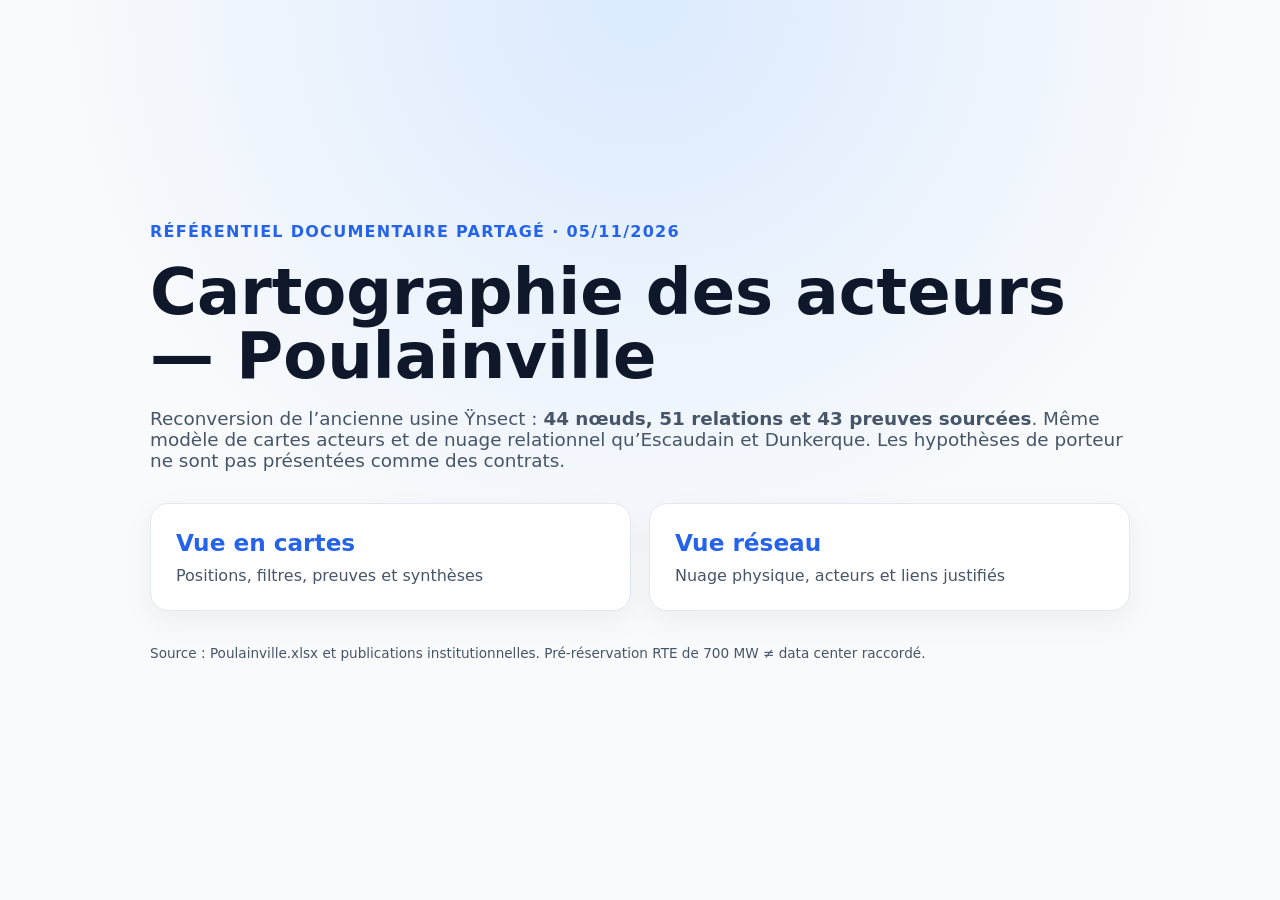
<file: index.html>
<!doctype html><html lang="fr"><head><meta charset="utf-8"><meta name="viewport" content="width=device-width,initial-scale=1"><title>Cartographie des acteurs — Poulainville</title><link rel="stylesheet" href="assets/css/common.css"></head><body><main class="landing"><div class="hero"><span class="eyebrow">Référentiel documentaire partagé · 05/11/2026</span><h1>Cartographie des acteurs — Poulainville</h1><p>Reconversion de l’ancienne usine Ÿnsect : <strong>44 nœuds, 51 relations et 43 preuves sourcées</strong>. Même modèle de cartes acteurs et de nuage relationnel qu’Escaudain et Dunkerque. Les hypothèses de porteur ne sont pas présentées comme des contrats.</p><div class="choices"><a class="choice" href="apps/cards/"><strong>Vue en cartes</strong><span>Positions, filtres, preuves et synthèses</span></a><a class="choice" href="apps/network/"><strong>Vue réseau</strong><span>Nuage physique, acteurs et liens justifiés</span></a></div><p class="notice">Source : Poulainville.xlsx et publications institutionnelles. Pré-réservation RTE de 700 MW ≠ data center raccordé.</p></div></main></body></html>
</file>
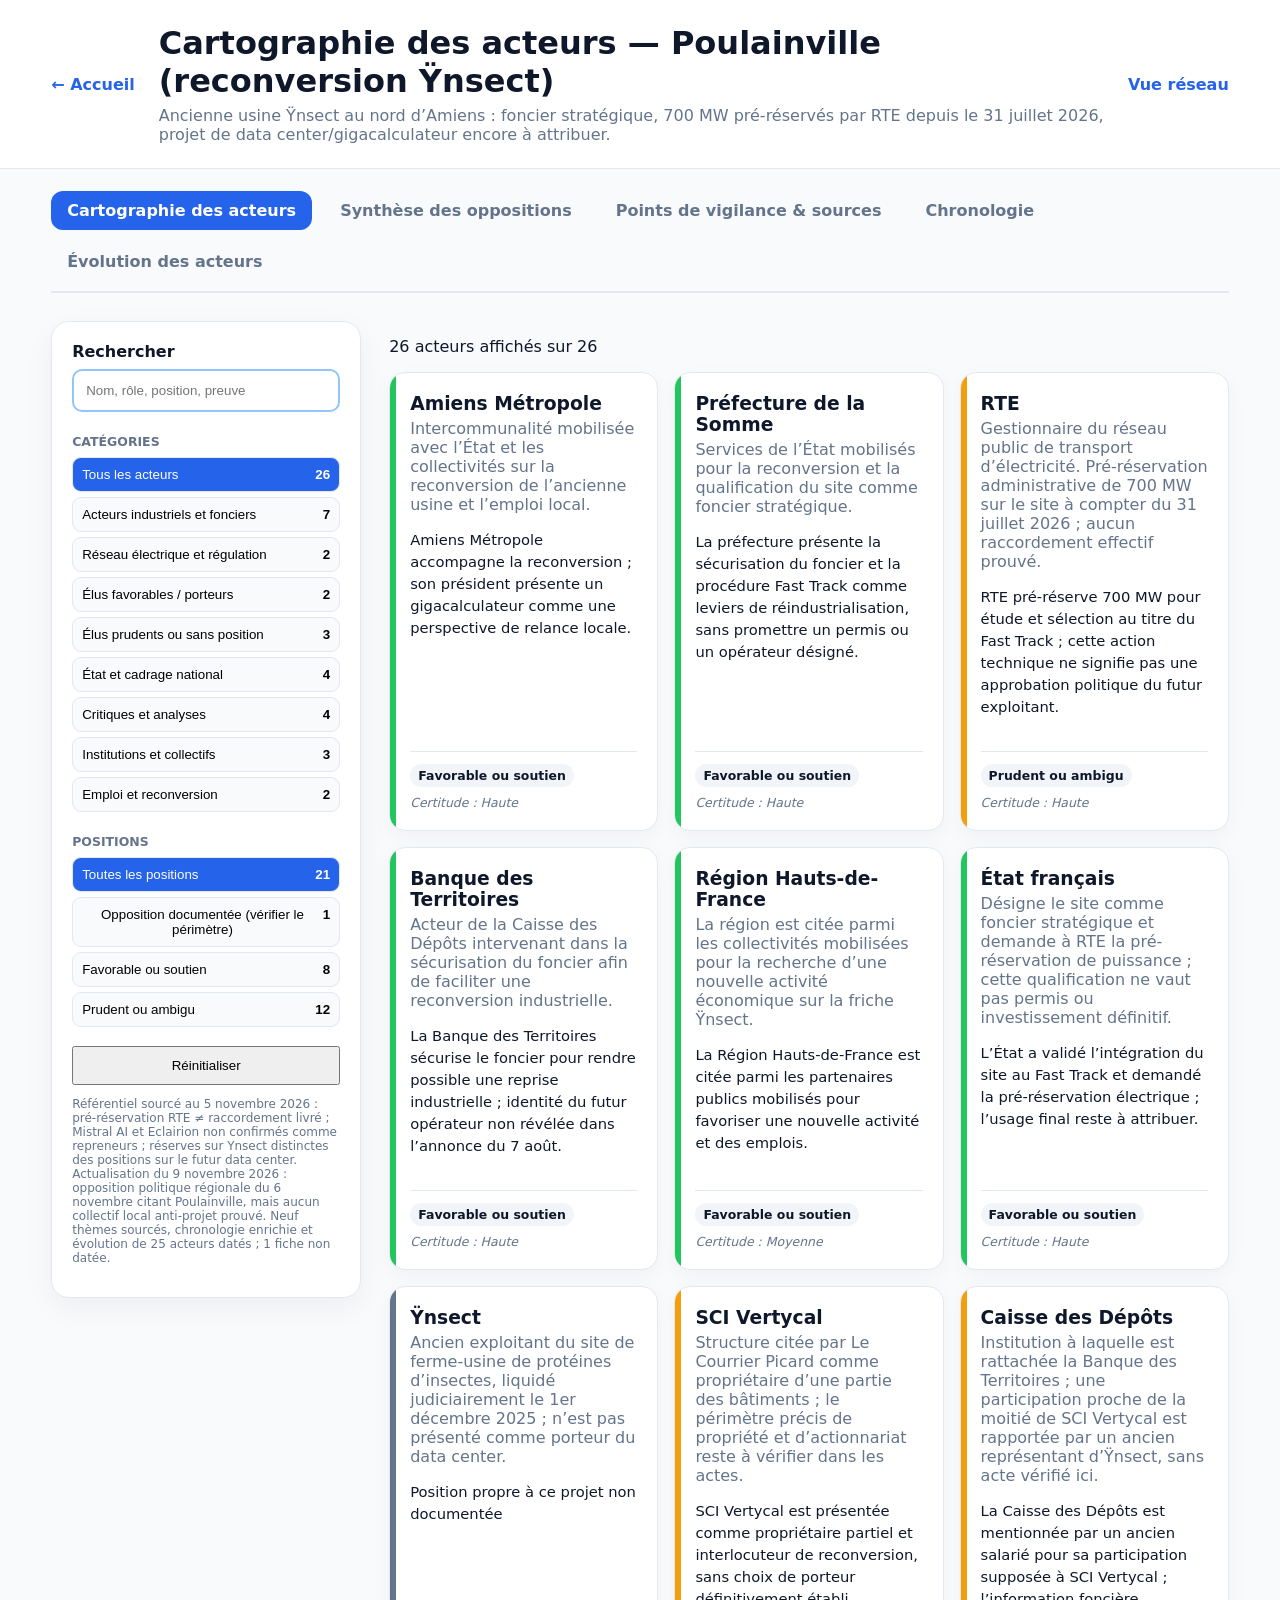
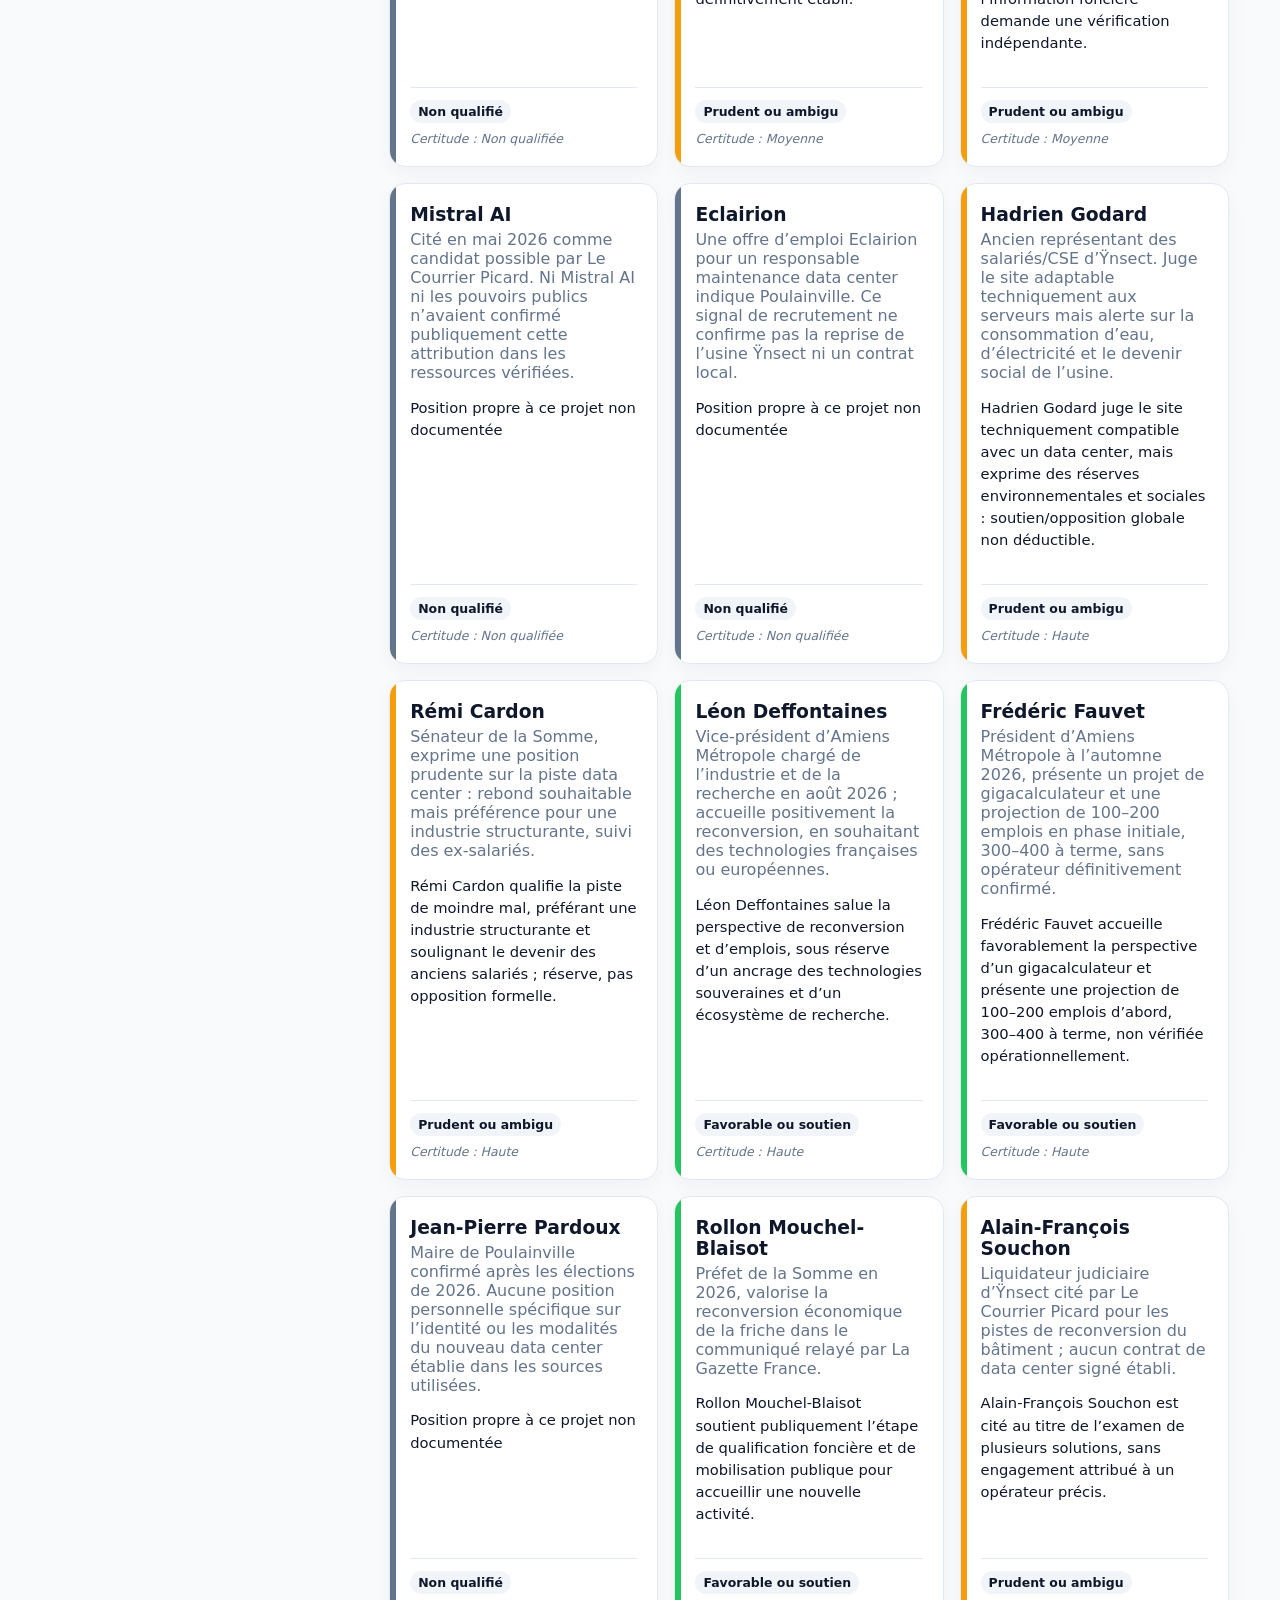
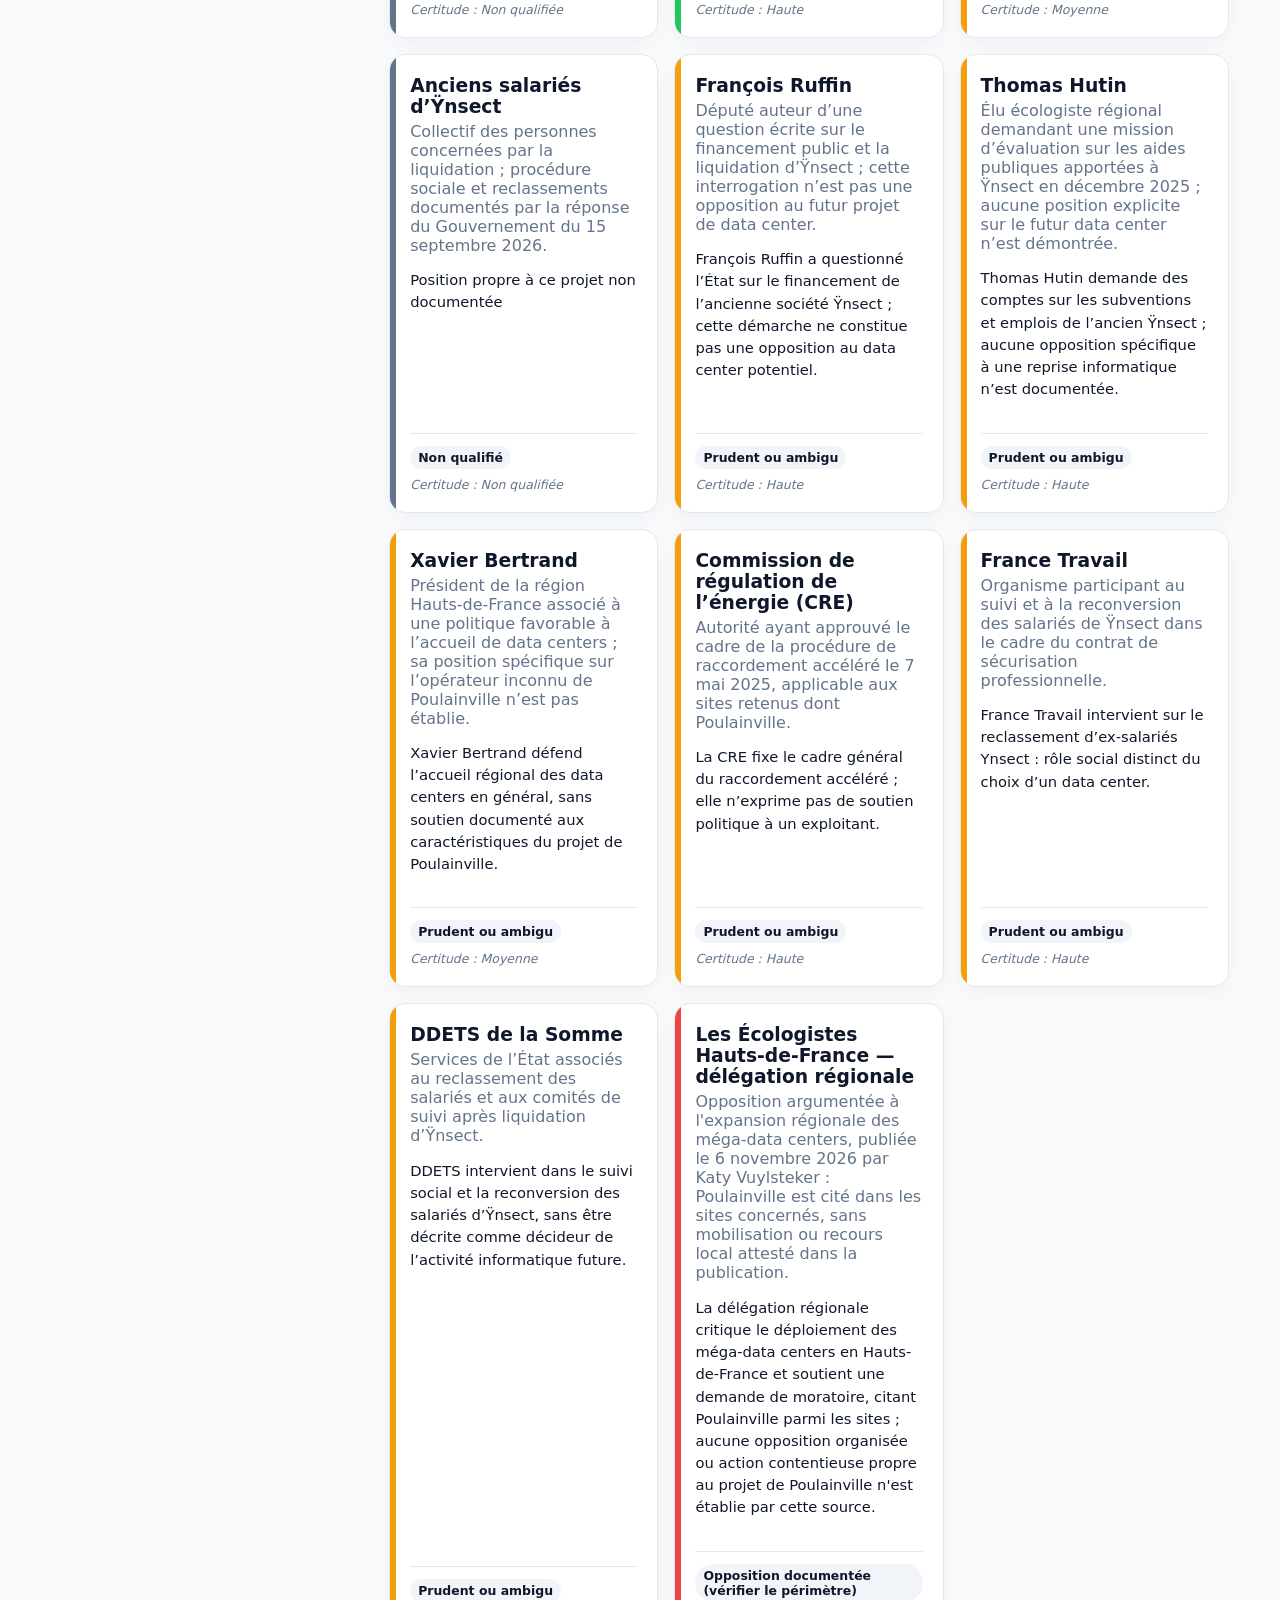
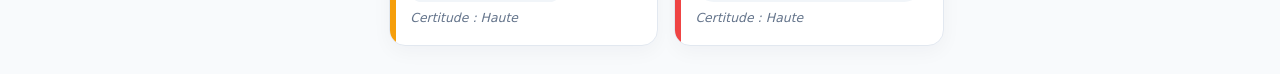
<file: apps/cards/index.html>
<!doctype html><html lang="fr"><head><meta charset="utf-8"><meta name="viewport" content="width=device-width,initial-scale=1"><title>Vue en cartes — Poulainville</title><link rel="stylesheet" href="../../assets/css/cards.css?v=20261109"><link rel="stylesheet" href="../../assets/css/evolution.css?v=20261109"></head><body>
<header><a href="../../">← Accueil</a><div><h1 id="title"></h1><p id="subtitle"></p></div><a class="switch" href="../network/">Vue réseau</a></header>
<nav class="tabs" aria-label="Navigation de la cartographie"><button class="tab active" data-tab="carto" aria-selected="true">Cartographie des acteurs</button><button class="tab" data-tab="griefs" aria-selected="false">Synthèse des oppositions</button><button class="tab" data-tab="watch" aria-selected="false">Points de vigilance &amp; sources</button><button class="tab" data-tab="timeline" aria-selected="false">Chronologie</button><button class="tab" data-tab="evolution" aria-selected="false">Évolution des acteurs</button></nav>
<section class="tab-pane active" id="tab-carto"><main class="layout"><aside><label>Rechercher<input id="search" type="search" placeholder="Nom, rôle, position, preuve"></label><section><h2>Catégories</h2><div id="categories"></div></section><section><h2>Positions</h2><div id="stances"></div></section><button id="reset">Réinitialiser</button><p class="data-notice" id="notice"></p></aside><section><p id="count"></p><div id="grid" class="grid"></div></section></main></section>
<section class="tab-pane" id="tab-griefs"><main class="summary-wrap"><article id="opposition-intro" class="listCard"></article><div id="griefGrid" class="griefGrid"></div></main></section>
<section class="tab-pane" id="tab-watch"><main class="summary-wrap"><article class="listCard"><h2>🔍 Points de vigilance majeurs</h2><ul id="vigilance"></ul></article><article class="listCard"><h2>📰 Médias et sources répertoriés</h2><ul id="sources"></ul></article></main></section>
<section class="tab-pane" id="tab-timeline"><main class="summary-wrap"><div class="chrono-header"><h2>Chronologie — reconversion d’Ÿnsect à Poulainville</h2><p>Faits, prises de position et échéances à confirmer, avec leurs sources.</p></div><div class="griefGrid" id="timelineGrid"></div><article class="listCard"><h2>Repères techniques et état d'avancement</h2><div id="factGrid" class="griefGrid"></div></article></main></section>
<section class="tab-pane" id="tab-evolution"><main class="summary-wrap"><div id="evolution-root"></div></main></section>
<dialog id="dialog"><button class="close" aria-label="Fermer">×</button><div id="detail"></div></dialog><script type="module" src="../../assets/js/cards.js?v=20261109"></script></body></html>
</file>
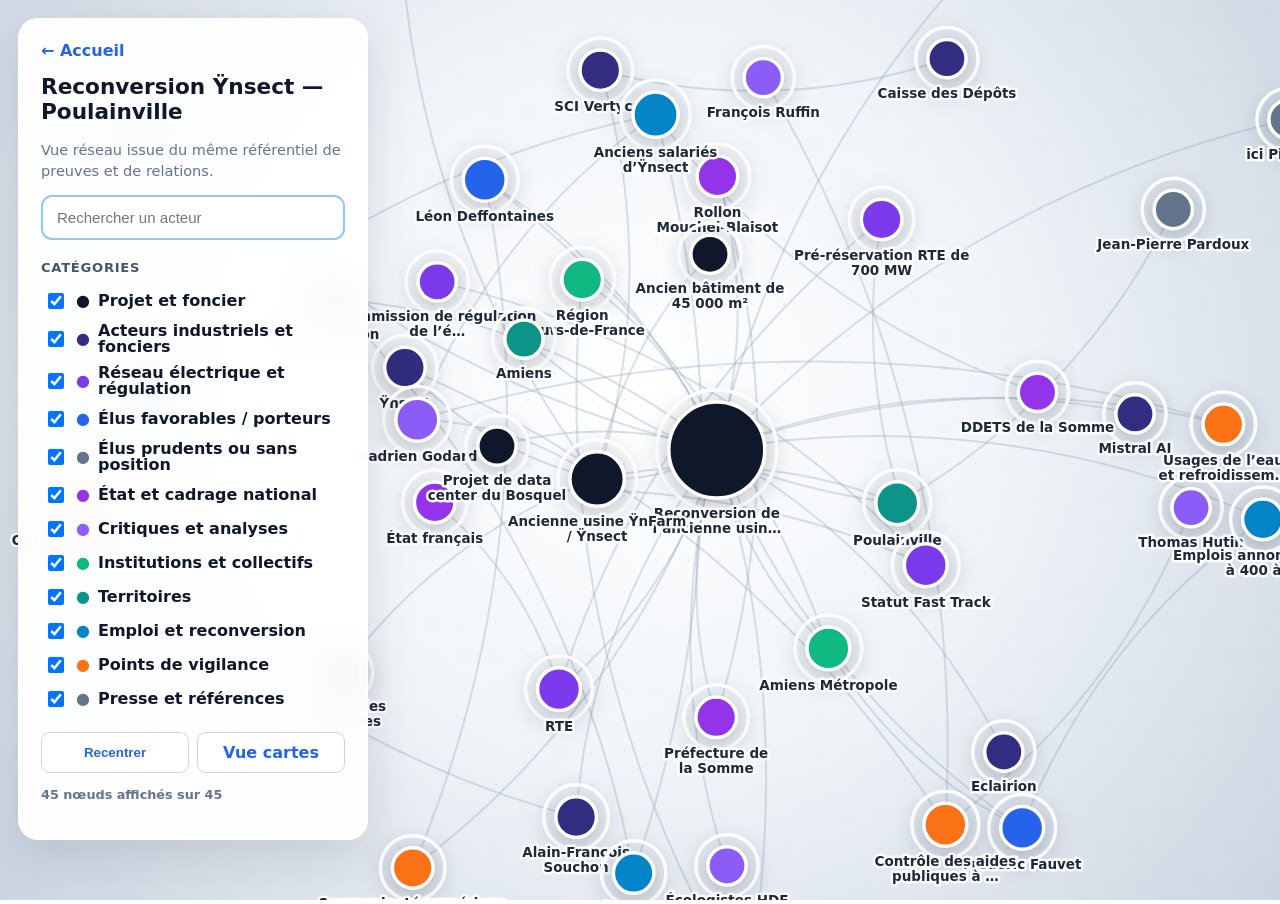
<file: apps/network/index.html>
<!doctype html><html lang="fr"><head><meta charset="utf-8"><meta name="viewport" content="width=device-width,initial-scale=1"><title>Vue réseau — Poulainville</title><link rel="stylesheet" href="../../assets/css/network.css"></head><body><div id="app"><svg id="svg" role="img" aria-label="Nuage relationnel des acteurs de Poulainville"></svg><aside class="left"><a href="../../">← Accueil</a><h1>Reconversion Ÿnsect — Poulainville</h1><p>Vue réseau issue du même référentiel de preuves et de relations.</p><input id="search" type="search" placeholder="Rechercher un acteur"><h2>Catégories</h2><div id="filters"></div><div class="buttons"><button id="center">Recentrer</button><a href="../cards/">Vue cartes</a></div><p id="count"></p></aside><aside id="panel" class="right"><button id="close" aria-label="Fermer">×</button><div id="details"></div></aside><div id="tip"></div></div><script type="module" src="../../assets/js/network.js"></script></body></html>
</file>
<file: assets/css/common.css>
*{box-sizing:border-box}body{margin:0;font-family:Inter,system-ui,-apple-system,"Segoe UI",sans-serif;background:#f8fafc;color:#0f172a}a{color:inherit}.landing{min-height:100vh;display:grid;place-items:center;padding:32px;background:radial-gradient(circle at top,#dbeafe,#f8fafc 52%)}.hero{max-width:980px}.eyebrow{color:#2563eb;font-weight:800;text-transform:uppercase;letter-spacing:.08em}.hero h1{font-size:clamp(2.2rem,5vw,4.6rem);line-height:1;margin:.3em 0}.hero p{font-size:1.15rem;color:#475569}.choices{display:grid;grid-template-columns:repeat(2,minmax(0,1fr));gap:18px;margin:32px 0}.choice{display:flex;flex-direction:column;gap:10px;padding:25px;background:#fff;border:1px solid #e2e8f0;border-radius:18px;text-decoration:none;box-shadow:0 10px 30px #0f172a0d;transition:transform .15s}.choice:hover{transform:translateY(-3px)}.choice strong{font-size:1.45rem;color:#2563eb}.choice span{color:#475569}.notice{font-size:.85rem!important;line-height:1.6}@media(max-width:700px){.choices{grid-template-columns:1fr}}
</file>
<file: assets/css/cards.css>
:root{--blue:#2563eb;--border:#e2e8f0}*{box-sizing:border-box}body{margin:0;font-family:Inter,system-ui,sans-serif;background:#f8fafc;color:#0f172a}header{display:flex;align-items:center;gap:24px;padding:24px 4vw;background:white;border-bottom:1px solid var(--border)}header div{flex:1}header h1{margin:0 0 6px}header p{margin:0;color:#64748b}.switch,header>a{color:var(--blue);font-weight:700;text-decoration:none}.layout{display:grid;grid-template-columns:310px 1fr;gap:28px;padding:28px 4vw}aside{position:sticky;top:18px;align-self:start;background:white;border:1px solid var(--border);border-radius:18px;padding:20px;box-shadow:0 10px 30px #0f172a0d}label{font-weight:800}input{width:100%;margin-top:8px;padding:12px;border:2px solid #93c5fd;border-radius:10px}aside h2{font-size:.78rem;text-transform:uppercase;color:#64748b;margin:22px 0 8px}.filter{width:100%;display:flex;justify-content:space-between;margin:5px 0;padding:9px;border:1px solid var(--border);background:#f8fafc;border-radius:9px;cursor:pointer}.filter.active{background:var(--blue);color:white}#reset{width:100%;padding:10px;margin-top:14px}.data-notice{font-size:.75rem;color:#64748b}.grid{display:grid;grid-template-columns:repeat(auto-fill,minmax(245px,1fr));gap:16px}.card{position:relative;display:flex;flex-direction:column;background:white;border:1px solid var(--border);border-radius:16px;padding:20px;min-height:260px;box-shadow:0 6px 20px #0f172a0a;cursor:pointer;overflow:hidden;transition:transform .2s,box-shadow .2s}.card:before{content:"";position:absolute;inset:0 auto 0 0;width:6px;background:var(--stance)}.card:hover{transform:translateY(-3px);box-shadow:0 12px 30px #0f172a14}.card h3{margin:0 0 5px}.role,.muted{color:#64748b}.position{font-size:.92rem;line-height:1.5;flex:1}.footer{display:flex;flex-direction:column;align-items:flex-start;gap:8px;margin-top:18px;padding-top:12px;border-top:1px solid var(--border);font-size:.78rem}.badge{display:inline-flex;padding:4px 8px;border-radius:999px;background:#f1f5f9;font-weight:800}.footer span:last-child{display:block;color:#64748b;font-style:italic}dialog{width:min(760px,calc(100% - 28px));border:0;border-radius:20px;padding:28px;box-shadow:0 30px 80px #0f172a55}dialog::backdrop{background:#0f172a99}.close{float:right;border:0;background:#e2e8f0;border-radius:50%;width:34px;height:34px}.proof{padding:12px;margin:10px 0;background:#f8fafc;border-left:4px solid var(--blue);border-radius:8px}.relation{padding:12px;border:1px solid var(--border);border-radius:10px;margin:8px 0}.relation button{border:0;background:none;color:var(--blue);font-weight:800;cursor:pointer}@media(max-width:850px){.layout{grid-template-columns:1fr}aside{position:static}header{align-items:flex-start;flex-wrap:wrap}}
/* Extension strictement limitée aux deux onglets de synthèse. */
.tabs{display:flex;gap:12px;flex-wrap:wrap;margin:22px 4vw 0;padding-bottom:10px;border-bottom:2px solid var(--border)}
.tab{font:inherit;font-weight:650;border:0;border-radius:12px;background:transparent;color:#64748b;padding:10px 16px;cursor:pointer}
.tab:hover{background:#e2e8f0;color:#0f172a}.tab.active{background:#2563eb;color:white}.tab-pane{display:none}.tab-pane.active{display:block}
.summary-wrap{padding:28px 4vw;max-width:1560px;margin:auto}.griefGrid{display:grid;grid-template-columns:repeat(auto-fill,minmax(365px,1fr));gap:20px}
.griefCard,.listCard{border:1px solid var(--border);border-radius:16px;padding:24px;background:white;box-shadow:0 6px 20px #0f172a0a;line-height:1.55}.griefCard h2,.listCard h2{font-size:1.15rem;margin:0 0 12px}.griefCard p{margin:0}.listCard{margin-bottom:20px}.listCard li{margin-bottom:12px}
@media(max-width:700px){.griefGrid{grid-template-columns:1fr}.tabs{gap:6px}.tab{flex:1 1 100%;text-align:left}}
/* Adaptations légères aux preuves documentaires et à la chronologie, sans changement de charte. */
.proof a,.griefCard a,.listCard a{color:var(--blue);text-decoration:underline;text-underline-offset:2px}.proof p{line-height:1.55;margin:8px 0}.proof-kind{font-size:.72rem;font-weight:800;color:#64748b}.proof-foot{display:flex;justify-content:space-between;gap:8px;flex-wrap:wrap;font-size:.8rem}.proof small{display:block;font-size:.75rem;color:#64748b;margin-top:6px}.source-citations{font-size:.77rem;margin-top:13px;padding-top:8px;border-top:1px solid var(--border)}#factGrid{margin-top:13px}#tab-timeline .listCard{margin-top:22px}.chrono-date{font-size:.78rem;font-weight:800;color:#2563eb;letter-spacing:.04em}.chrono-forecast .chrono-date{color:#b45309}

/* Poulainville — synthèse sourcée, chronologie et preuve dépliable */
#opposition-intro{margin-bottom:20px}
.synth-qualification{font-size:.88rem;color:#475569;line-height:1.45;margin-top:12px!important}
.synth-proofs{margin-top:12px;border:1px solid #cbd5e1;border-radius:10px;padding:10px 12px}
.synth-proofs summary{cursor:pointer;font-weight:700;font-size:.85rem;color:#334155}
.synth-proof{padding:10px 0;border-top:1px solid #e2e8f0;margin-top:8px;font-size:.86rem;color:#475569}
.synth-proof p{margin:0 0 8px}.synth-proof a{color:#2563eb;text-decoration:underline}
.chrono-header{margin-bottom:18px}.chrono-header h2{font-size:1.5rem;margin:0 0 5px}.chrono-header p{color:#64748b;margin:0}
</file>
<file: assets/css/evolution.css>
/* Styles isolés de l'onglet Évolution */
.evolution-app { display: grid; gap: 22px; }
.evolution-top { display: flex; align-items: center; justify-content: space-between; gap: 20px; flex-wrap: wrap; }
.evolution-top h2 { margin: 0 0 4px; font-size: 1.55rem; }
.evolution-top p { margin: 0; color: var(--muted, #64748b); }
.evolution-modes { display: flex; gap: 5px; padding: 5px; border-radius: 12px; background: #e2e8f0; }
.evolution-modes button { border: 0; padding: 10px 16px; border-radius: 9px; cursor: pointer; background: transparent; color: #475569; font-weight: 700; }
.evolution-modes button.is-active { background: #fff; color: #1d4ed8; box-shadow: 0 2px 5px #0f172a16; }
.evolution-metrics { display: grid; grid-template-columns: repeat(3, minmax(0, 1fr)); gap: 12px; }
.evolution-metric, .evolution-panel { background: #fff; border: 1px solid var(--border, #e2e8f0); border-radius: 12px; box-shadow: var(--shadow, 0 3px 8px #0f172a0a); }
.evolution-metric { padding: 18px; display: grid; gap: 5px; }
.evolution-metric span { font-size: .85rem; color: var(--muted, #64748b); }
.evolution-metric strong { font-size: 2rem; font-variant-numeric: tabular-nums; }
.evolution-panel { padding: 24px; min-width: 0; }
.evolution-section-title { display: flex; justify-content: space-between; align-items: center; gap: 18px; flex-wrap: wrap; margin-bottom: 18px; }
.evolution-section-title h3 { margin: 0; font-size: 1.1rem; }
.evolution-section-title label { display: flex; align-items: center; gap: 8px; color: #475569; font-size: .85rem; font-weight: 600; }
.evolution-section-title select, .evolution-section-title input { padding: 9px 12px; border: 1px solid #cbd5e1; border-radius: 9px; background: #fff; color: #0f172a; font: inherit; min-width: 160px; }
.evolution-chart { width: 100%; overflow-x: auto; }
.evolution-chart svg { display: block; height: auto; max-height: 400px; }
.evolution-legend { display: flex; flex-wrap: wrap; gap: 9px; margin-top: 16px; }
.evolution-legend-button { display: inline-flex; align-items: center; gap: 7px; border: 1px solid #cbd5e1; border-radius: 999px; padding: 6px 10px; background: #fff; color: #64748b; font-size: .82rem; cursor: pointer; opacity: .5; }
.evolution-legend-button.is-on { opacity: 1; color: #0f172a; }
.evolution-swatch { display: inline-block; flex-shrink: 0; width: 12px; height: 12px; border-radius: 3px; }
.evolution-hint { font-size: .83rem; color: var(--muted, #64748b); }
.evolution-roster { display: grid; gap: 9px; }
.evolution-person { display: flex; align-items: flex-start; gap: 12px; padding: 12px; border-radius: 9px; border: 1px solid #e2e8f0; }
.evolution-person .evolution-swatch { margin-top: 5px; }
.evolution-person strong { display: block; font-size: .92rem; }
.evolution-person small { display: block; color: #64748b; margin-top: 3px; line-height: 1.45; }
.evolution-warning { color: #92400e; font-size: .85rem; }
.evolution-empty h2 { margin-top: 0; }
@media (max-width: 650px) {
  .evolution-metrics { grid-template-columns: 1fr; }
  .evolution-panel { padding: 15px; } 
  .evolution-section-title { align-items: stretch; flex-direction: column; }
  .evolution-section-title input { width: 100%; }
}

/* Ajustements Bosquel : isolation des contrôles du graphique et traçabilité. */
#tab-evolution .evolution-wrap{max-width:1400px}
#tab-evolution .evolution-method{font-size:.82rem;line-height:1.45;margin-top:8px;max-width:880px;color:#64748b}
#tab-evolution .evolution-sources a{color:#1d4ed8;text-decoration:underline;text-underline-offset:2px}
#tab-evolution .evolution-person>div{min-width:0}
#tab-evolution .evolution-section-title input{width:auto;margin-top:0;border:1px solid #cbd5e1}
#tab-evolution .evolution-section-title select{margin-top:0;width:auto}
#tab-evolution .evolution-person small{overflow-wrap:anywhere}

/* Escaudain — classification des positions et filtres de périmètre. */
#tab-evolution .evolution-scope{display:flex;gap:5px;background:#e2e8f0;padding:5px;border-radius:12px;flex-wrap:wrap}
#tab-evolution .evolution-scope button{border:0;background:transparent;border-radius:9px;cursor:pointer;padding:10px 13px;font-weight:700;color:#475569}
#tab-evolution .evolution-scope button.is-active{background:#fff;color:#1d4ed8;box-shadow:0 2px 5px #0f172a16}
#tab-evolution .evolution-top{align-items:flex-start}
#tab-evolution .evolution-method{max-width:920px;line-height:1.5;margin-top:9px;font-size:.86rem}
#tab-evolution .evolution-sources a{color:#1d4ed8;text-decoration:underline;text-underline-offset:2px}
#tab-evolution .evolution-person small{overflow-wrap:anywhere}
#tab-evolution .evolution-section-title input,#tab-evolution .evolution-section-title select{width:auto;margin-top:0}
@media (max-width:900px){#tab-evolution .evolution-scope,#tab-evolution .evolution-modes{width:100%;justify-content:flex-start;flex-wrap:wrap}}

/* Poulainville — adaptation au périmètre local/régional */
#tab-evolution .evolution-method{max-width:1060px;line-height:1.5;margin-top:8px}
#tab-evolution .evolution-person small{overflow-wrap:anywhere}
</file>
<file: assets/css/network.css>
*{box-sizing:border-box}body{margin:0;font-family:Inter,system-ui,-apple-system,"Segoe UI",sans-serif;overflow:hidden;color:#0f172a}#app{width:100vw;height:100vh;background:radial-gradient(circle at 50% 44%,#fff 0,#f1f5f9 44%,#cbd5e1 100%);position:relative}#app:before{content:"";position:absolute;inset:0;background-image:radial-gradient(#94a3b8 1px,transparent 1px);background-size:32px 32px;opacity:.22;pointer-events:none}svg{position:relative;width:100%;height:100%;cursor:grab}.left,.right{position:absolute;top:18px;background:#fffffff0;backdrop-filter:blur(16px);border:1px solid #ffffffcc;border-radius:20px;box-shadow:0 16px 50px #0f172a22;padding:22px;z-index:5}.left{left:18px;width:350px;max-height:calc(100vh - 36px);overflow:auto}.right{right:18px;width:430px;max-height:calc(100vh - 36px);overflow:auto;transform:translateX(120%);opacity:0;pointer-events:none;transition:transform .3s,opacity .3s}.right.active{transform:none;opacity:1;pointer-events:auto}.left>a{color:#2563eb;font-weight:750;text-decoration:none}.left h1{font-size:1.35rem;margin:14px 0 4px}.left>p{color:#64748b;font-size:.91rem;line-height:1.45}.left input{width:100%;padding:12px 14px;border:2px solid #93c5fd;border-radius:11px;font-size:.94rem}.left h2{font-size:.82rem;text-transform:uppercase;letter-spacing:.055em;color:#475569;margin:20px 0 9px}.check{display:grid;grid-template-columns:20px 14px minmax(0,1fr);align-items:center;column-gap:8px;min-height:34px;padding:5px 7px;border-radius:8px;font-size:.94rem;font-weight:600;line-height:1.25}.check:hover{background:#f1f5f9}.check input{width:16px;height:16px;margin:0}.check span{font-size:1rem;line-height:1}.buttons{display:flex;gap:8px;margin-top:16px}.buttons button,.buttons a{flex:1;padding:10px;text-align:center;border:1px solid #cbd5e1;border-radius:9px;background:white;text-decoration:none;color:#2563eb;font-weight:750}.right>button{float:right;border:0;border-radius:50%;width:34px;height:34px;font-size:1.1rem}.node{cursor:pointer;transition:opacity .22s}.node circle{stroke:#fff;stroke-width:3.5;filter:drop-shadow(0 5px 9px #0f172a3b);transition:transform .22s,filter .22s,stroke .22s,stroke-width .22s}.node text{font-size:13.5px;font-weight:800;text-anchor:middle;paint-order:stroke fill;stroke:#fffffff2;stroke-width:5px;stroke-linejoin:round;fill:#1e293b;pointer-events:none;transition:font-size .22s,opacity .22s}.node:hover circle,.node.active circle{transform:scale(1.2);stroke:#0f172a;stroke-width:4.5;filter:drop-shadow(0 8px 15px #0f172a55)}.node:hover text,.node.active text{font-size:15px}.node.dimmed{opacity:.12}.link{fill:none;stroke:#94a3b8;stroke-opacity:.34;stroke-width:2;cursor:pointer;transition:stroke .2s,stroke-opacity .2s,stroke-width .2s}.link:hover,.link.active{stroke:#2563eb;stroke-opacity:.95;stroke-width:4}.link.dimmed{stroke-opacity:.035}.hidden{display:none}.proof,.relationBox{padding:12px;margin:9px 0;background:#f8fafc;border-radius:9px;border-left:4px solid #2563eb;line-height:1.45}.right a{color:#2563eb}#tip{position:absolute;display:none;z-index:20;max-width:330px;background:#0f172af2;color:white;padding:10px 13px;border-radius:10px;font-size:.84rem;line-height:1.35;pointer-events:none;box-shadow:0 12px 30px #0f172a55}#tip strong{display:block;font-size:.92rem;margin-bottom:3px}#tip small{color:#cbd5e1}#count{font-size:.8rem;font-weight:700;color:#64748b}@media(max-width:780px){.left{width:calc(100% - 36px);max-height:40vh;top:auto;bottom:18px}.right{width:calc(100% - 36px);max-height:56vh}.node text{font-size:12px}}
</file>
